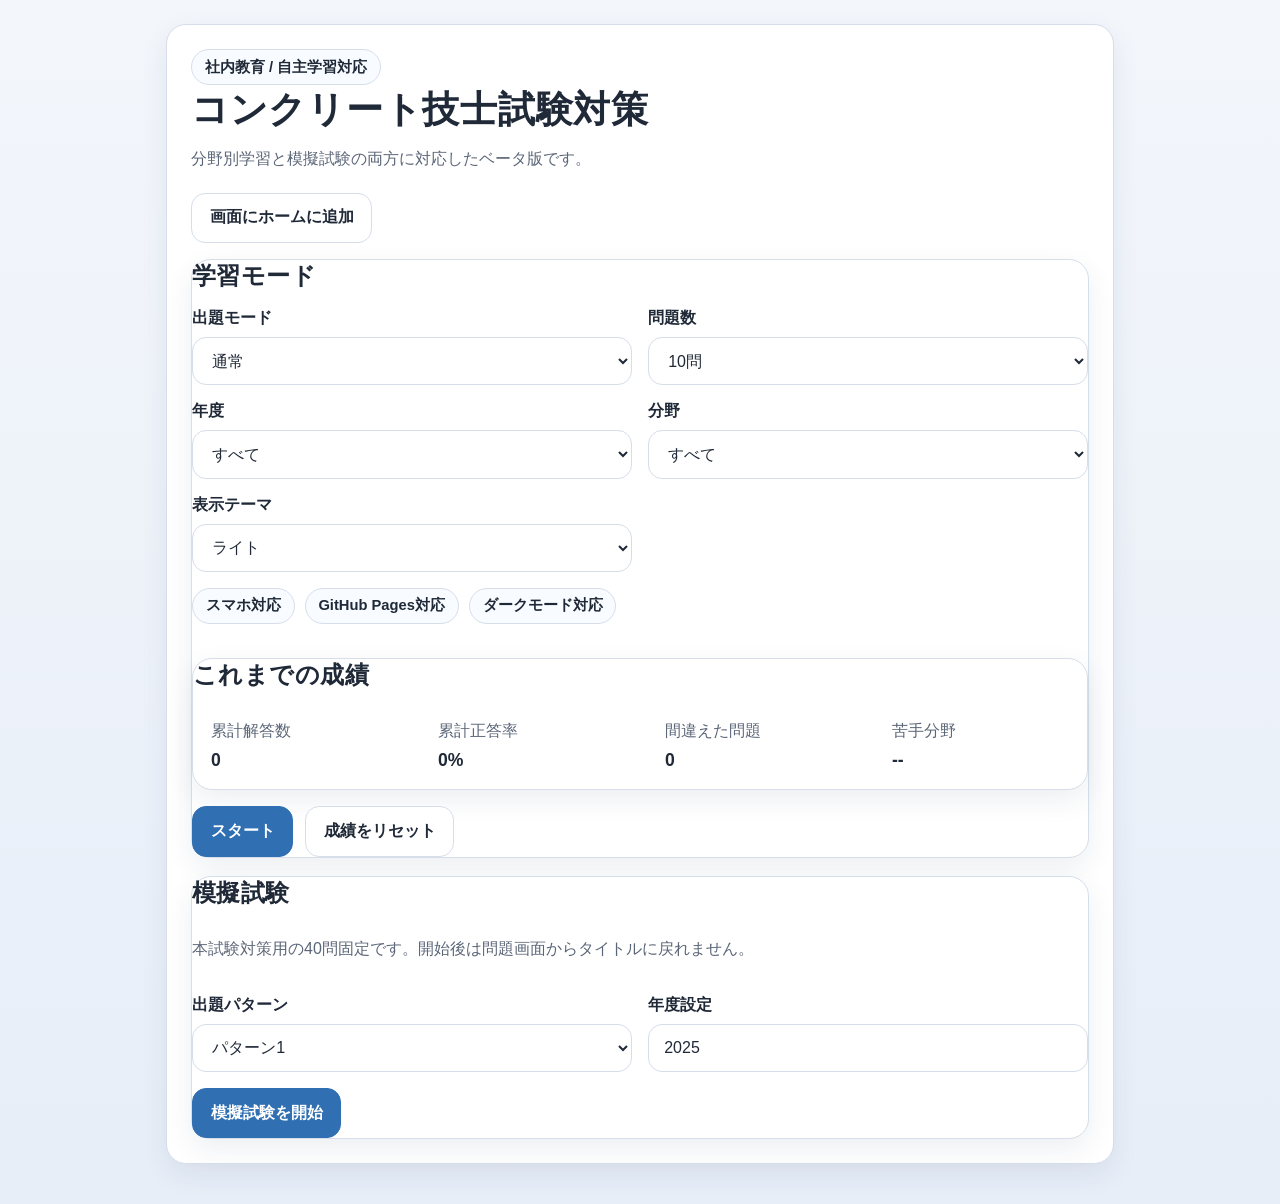
<file: index.html>
<!DOCTYPE html>
<html lang="ja">
<head>
  <meta charset="UTF-8" />
  <meta name="viewport" content="width=device-width, initial-scale=1, viewport-fit=cover" />
  <title>コンクリート技士試験対策</title>
  <link rel="stylesheet" href="style.css?v=20260518-3" />
  <meta name="theme-color" content="#2f6fb2" />
<link rel="manifest" href="/concrete-quiz/manifest.webmanifest" />
<link rel="apple-touch-icon" href="/concrete-quiz/icon-192.png" /></head>
<body>
  <script>
    (function () {
      try {
        var theme = localStorage.getItem('theme') || 'light';
        if (theme === 'dark') {
          document.body.classList.add('theme-dark');
        }
      } catch (e) {}
    })();
  </script>

  <main class="page-container app-shell">
    <section class="hero-card title-card">
      <div class="hero-head">
        <span class="badge">社内教育 / 自主学習対応</span>
        <h1 class="page-title">コンクリート技士試験対策</h1>
        <p class="hero-text">
          分野別学習と模擬試験の両方に対応したベータ版です。
        </p>
      </div>

      <div class="button-row top-utility-row">
        <button type="button" id="installAppButton" class="secondary-button">画面にホームに追加</button>
      </div>

      <form id="startForm" class="settings-card form-stack" novalidate>
        <h2 class="section-title">学習モード</h2>

        <div class="form-grid">
          <div class="form-group">
            <label for="modeSelect">出題モード</label>
            <select id="modeSelect" name="mode">
              <option value="normal">通常</option>
              <option value="random">ランダム</option>
              <option value="wrongOnly">間違えた問題の復習</option>
              <option value="weakCategory">正答率の低い分野の復習</option>
            </select>
          </div>

          <div class="form-group">
            <label for="questionCount">問題数</label>
            <select id="questionCount" name="count">
              <option value="10">10問</option>
              <option value="20">20問</option>
              <option value="30">30問</option>
              <option value="50">50問</option>
            </select>
          </div>
<div class="form-group">
  <label for="yearSelect">年度</label>
  <select id="yearSelect" name="year">
    <option value="all">すべて</option>
  </select>
</div>
          <div class="form-group">
            <label for="categorySelect">分野</label>
            <select id="categorySelect" name="category">
              <option value="all">すべて</option>
              <option value="a">a 材料</option>
              <option value="b">b 配合</option>
              <option value="c">c フレッシュコンクリートの性質</option>
              <option value="d">d 硬化コンクリート</option>
              <option value="e">e 製造・品質管理</option>
              <option value="f">f 施工</option>
              <option value="g">g 特殊コンクリート</option>
              <option value="h">h 構造・力学・法令・その他</option>
            </select>
          </div>

          <div class="form-group">
            <label for="themeSelect">表示テーマ</label>
            <select id="themeSelect" name="theme">
              <option value="light">ライト</option>
              <option value="dark">ダーク</option>
            </select>
          </div>
        </div>

        <div class="info-row">
          <span class="tag-chip">スマホ対応</span>
          <span class="tag-chip">GitHub Pages対応</span>
          <span class="tag-chip">ダークモード対応</span>
        </div>

        <section class="summary-card cumulative-card">
          <h2 class="section-title">これまでの成績</h2>
          <div class="summary-grid compact-summary-grid">
            <article class="stat-box">
              <div class="stat-label">累計解答数</div>
              <div id="totalAnsweredValue" class="stat-value stat-value-small">0</div>
            </article>
            <article class="stat-box">
              <div class="stat-label">累計正答率</div>
              <div id="overallAccuracyValue" class="stat-value stat-value-small">0%</div>
            </article>
            <article class="stat-box">
              <div class="stat-label">間違えた問題</div>
              <div id="wrongCountValue" class="stat-value stat-value-small">0</div>
            </article>
            <article class="stat-box">
              <div class="stat-label">苦手分野</div>
              <div id="weakCategoryValue" class="stat-value stat-value-small">--</div>
            </article>
          </div>
        </section>

        <div class="button-row">
          <button type="submit" class="primary-button">スタート</button>
          <button type="button" id="resetStatsButton" class="secondary-button">成績をリセット</button>
        </div>
      </form>

      <section class="settings-card form-stack mock-section">
        <h2 class="section-title">模擬試験</h2>
        <p class="hero-text">
          本試験対策用の40問固定です。開始後は問題画面からタイトルに戻れません。
        </p>

        <div class="form-grid">
          <div class="form-group">
            <label for="mockPatternSelect">出題パターン</label>
            <select id="mockPatternSelect">
              <option value="pattern1">パターン1</option>
              <option value="pattern2">パターン2</option>
            </select>
          </div>

          <div class="form-group">
            <label for="mockYearDisplay">年度設定</label>
            <input id="mockYearDisplay" type="text" value="2025" readonly />
          </div>
        </div>

        <div class="button-row">
          <button type="button" id="mockStartButton" class="primary-button">模擬試験を開始</button>
        </div>
      </section>
    </section>
  </main>

  <script src="questions.js?v=20260518-3"></script>
<script src="mock-exam.js?v=20260518-3"></script>
<script src="app.js?v=20260518-3"></script>
<script>
  if ('serviceWorker' in navigator) {
    window.addEventListener('load', function () {
      navigator.serviceWorker.register('/concrete-quiz/sw.js').catch(function (err) {
        console.error('Service Worker registration failed:', err);
      });
    });
  }
</script>
</body>
</html>
</file>
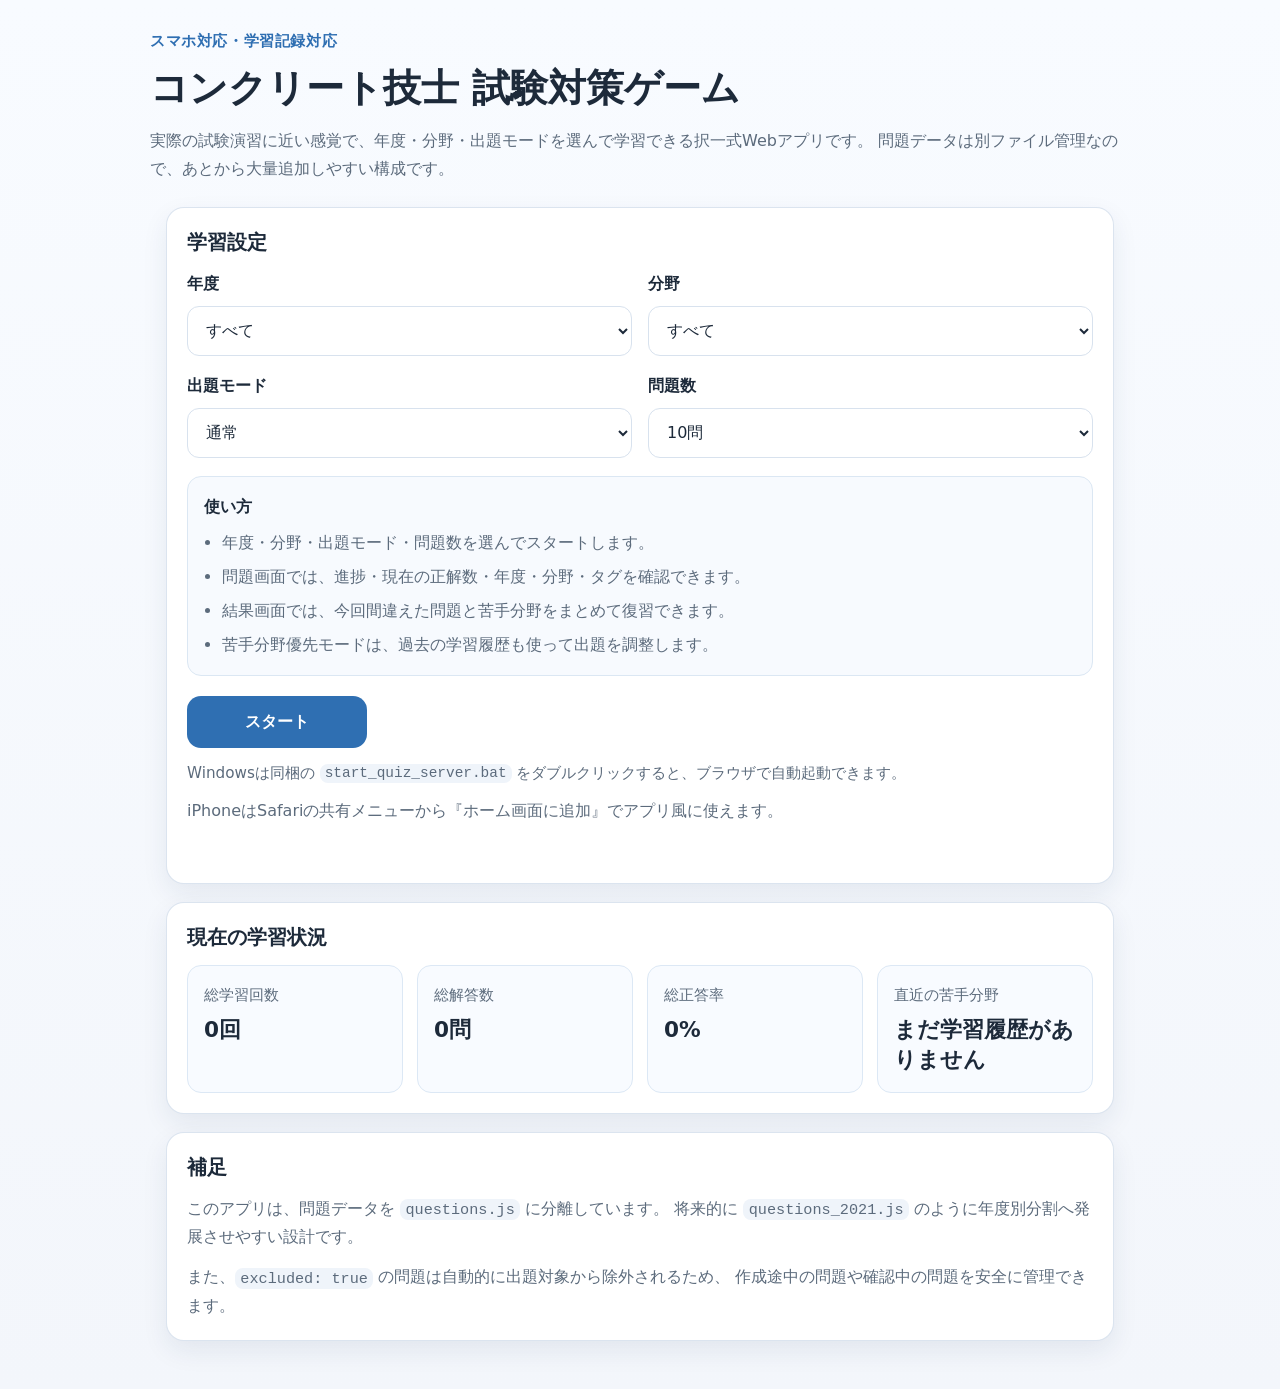
<file: concrete_quiz_nextstage/concrete_quiz_nextstage/index.html>
<!DOCTYPE html>
<html lang="ja">
<head>
  <meta charset="UTF-8" />
  <meta name="viewport" content="width=device-width, initial-scale=1, viewport-fit=cover" />
  <title>コンクリート技士 試験対策ゲーム</title>
  <link rel="stylesheet" href="style.css" />
  <meta name="theme-color" content="#2f6fb2" />
  <link rel="manifest" href="manifest.webmanifest" />
  <link rel="icon" href="icon.svg" type="image/svg+xml" />
  <link rel="apple-touch-icon" href="apple-touch-icon.png" />
</head>
<body data-page="index">
  <div class="app-shell">
    <header class="page-header">
      <div class="header-inner">
        <p class="eyebrow">スマホ対応・学習記録対応</p>
        <h1>コンクリート技士 試験対策ゲーム</h1>
        <p class="lead">
          実際の試験演習に近い感覚で、年度・分野・出題モードを選んで学習できる択一式Webアプリです。
          問題データは別ファイル管理なので、あとから大量追加しやすい構成です。
        </p>
      </div>
    </header>

    <main class="page-main">
      <section class="card">
        <h2 class="section-title">学習設定</h2>

        <form id="settingsForm" class="settings-form" novalidate>
          <div class="form-grid">
            <div class="form-group">
              <label for="yearSelect">年度</label>
              <select id="yearSelect" name="year">
                <option value="all">すべて</option>
                <option value="2016">2016</option>
                <option value="2017">2017</option>
                <option value="2018">2018</option>
                <option value="2019">2019</option>
                <option value="2020">2020</option>
                <option value="2021">2021</option>
                <option value="2022">2022</option>
                <option value="2023">2023</option>
                <option value="2024">2024</option>
                <option value="2025">2025</option>
              </select>
            </div>

            <div class="form-group">
              <label for="categorySelect">分野</label>
              <select id="categorySelect" name="category">
                <option value="all">すべて</option>
                <option value="a">a 材料</option>
                <option value="b">b 配合</option>
                <option value="c">c フレッシュコンクリートの性質</option>
                <option value="d">d 硬化コンクリート</option>
                <option value="e">e 製造・品質管理</option>
                <option value="f">f 施工</option>
                <option value="g">g 特殊コンクリート</option>
                <option value="h">h 構造・力学・法令・その他</option>
              </select>
            </div>

            <div class="form-group">
              <label for="modeSelect">出題モード</label>
              <select id="modeSelect" name="mode">
                <option value="normal">通常</option>
                <option value="random">完全ランダム</option>
                <option value="weakness">苦手分野優先</option>
                <option value="review">間違えた問題だけ</option>
              </select>
            </div>

            <div class="form-group">
              <label for="countSelect">問題数</label>
              <select id="countSelect" name="count">
                <option value="5">5問</option>
                <option value="10" selected>10問</option>
                <option value="20">20問</option>
                <option value="30">30問</option>
              </select>
            </div>
          </div>

          <div class="info-box">
            <h3>使い方</h3>
            <ul class="feature-list">
              <li>年度・分野・出題モード・問題数を選んでスタートします。</li>
              <li>問題画面では、進捗・現在の正解数・年度・分野・タグを確認できます。</li>
              <li>結果画面では、今回間違えた問題と苦手分野をまとめて復習できます。</li>
              <li>苦手分野優先モードは、過去の学習履歴も使って出題を調整します。</li>
            </ul>
          </div>

          <div class="action-row">
            <button type="submit" class="button button-primary button-large">スタート</button>
            <button type="button" id="continueButton" class="button button-secondary button-large is-hidden">前回の続きから</button>
            <button type="button" id="installAppButton" class="button button-secondary button-large is-hidden">ホーム画面に追加</button>
          </div>

          <p class="quick-note">Windowsは同梱の <code>start_quiz_server.bat</code> をダブルクリックすると、ブラウザで自動起動できます。</p>
          <p id="installMessage" class="subtle-message" aria-live="polite"></p>
          <p id="formMessage" class="form-message" aria-live="polite"></p>
        </form>
      </section>

      <section class="card">
        <h2 class="section-title">現在の学習状況</h2>
        <div id="dashboardArea" class="dashboard-grid">
          <div class="dashboard-card">
            <span class="dashboard-label">総学習回数</span>
            <strong id="dashboardSessions">-</strong>
          </div>
          <div class="dashboard-card">
            <span class="dashboard-label">総解答数</span>
            <strong id="dashboardAnswers">-</strong>
          </div>
          <div class="dashboard-card">
            <span class="dashboard-label">総正答率</span>
            <strong id="dashboardAccuracy">-</strong>
          </div>
          <div class="dashboard-card">
            <span class="dashboard-label">直近の苦手分野</span>
            <strong id="dashboardWeakness">-</strong>
          </div>
        </div>
      </section>

      <section class="card">
        <h2 class="section-title">補足</h2>
        <p class="text-block">
          このアプリは、問題データを <code>questions.js</code> に分離しています。
          将来的に <code>questions_2021.js</code> のように年度別分割へ発展させやすい設計です。
        </p>
        <p class="text-block">
          また、<code>excluded: true</code> の問題は自動的に出題対象から除外されるため、
          作成途中の問題や確認中の問題を安全に管理できます。
        </p>
      </section>
    </main>
  </div>

  <script src="questions.js"></script>
  <script src="app.js"></script>
  <script>if ("serviceWorker" in navigator) { window.addEventListener("load", () => navigator.serviceWorker.register("./service-worker.js").catch(() => {})); }</script>
</body>
</html>
</file>
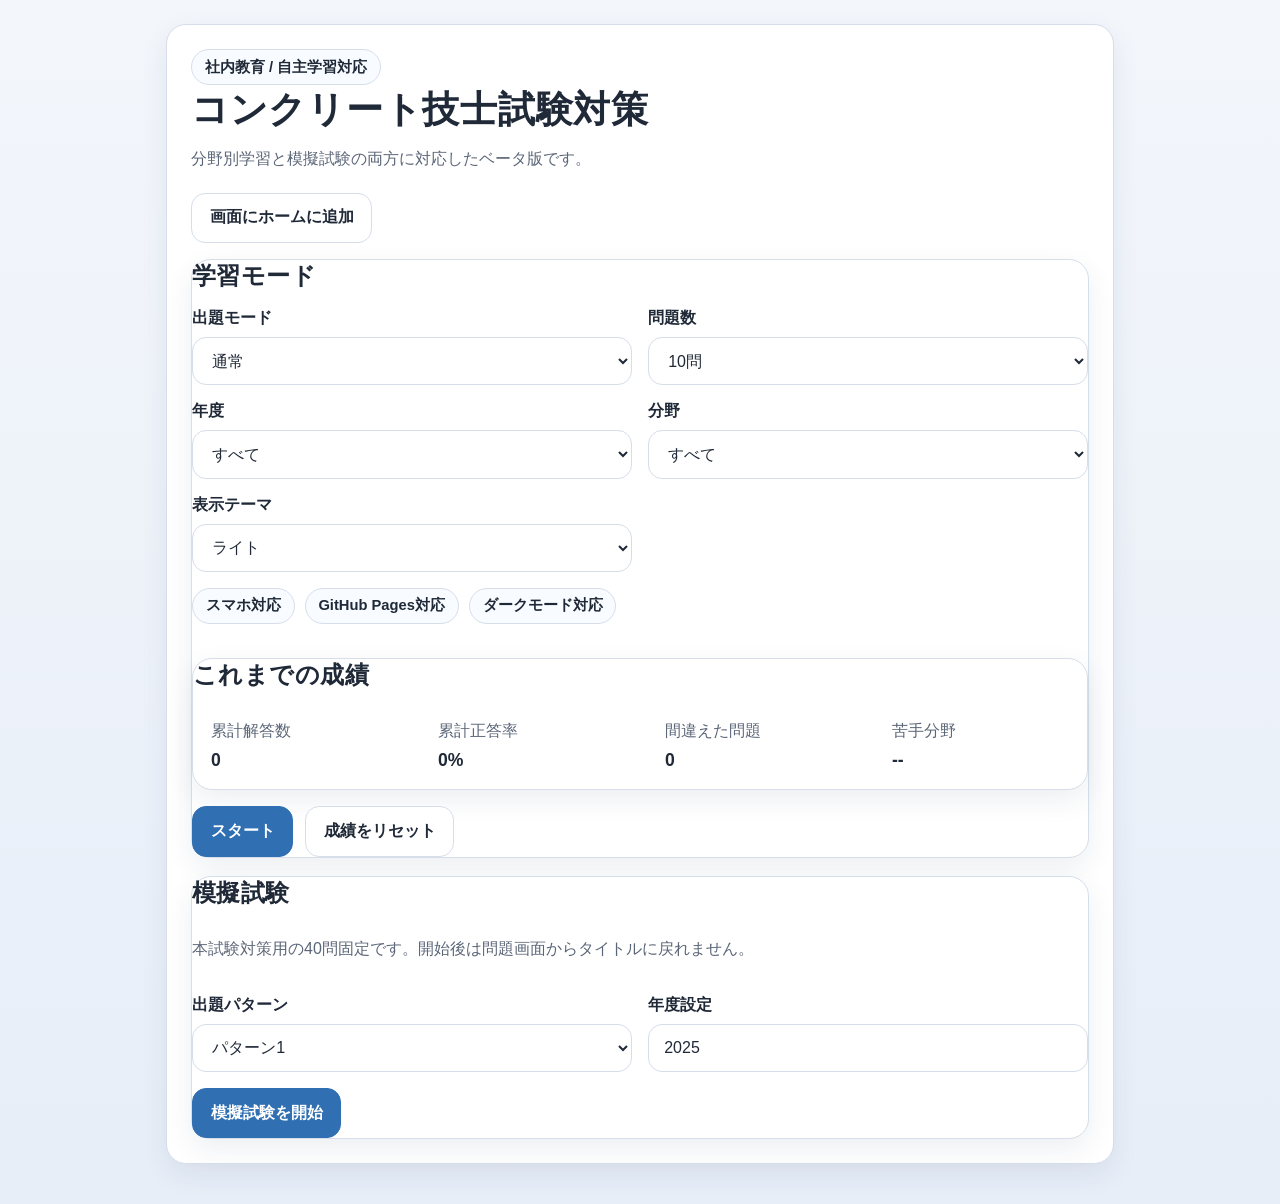
<file: quiz.html>
<!DOCTYPE html>
<html lang="ja">
<head>
  <meta charset="UTF-8" />
  <meta name="viewport" content="width=device-width, initial-scale=1, viewport-fit=cover" />
  <title>問題 | コンクリート技士試験対策</title>
  <link rel="stylesheet" href="style.css?v=20260518-3" />
<link rel="manifest" href="/concrete-quiz/manifest.webmanifest" />
<link rel="apple-touch-icon" href="/concrete-quiz/icon-192.png" />
</head>
<body>
  <script>
    (function () {
      try {
        var theme = localStorage.getItem('theme') || 'light';
        if (theme === 'dark') {
          document.body.classList.add('theme-dark');
        }
      } catch (e) {}
    })();
  </script>

  <main class="page-container quiz-shell">
    <section id="quizArea" class="quiz-card">
      <header class="quiz-header">
        <div class="quiz-header-top">
          <span id="modeBadge" class="badge">通常</span>
          <span id="accuracyBadge" class="badge">正答率 --</span>
        </div>

        <div class="title-row">
          <h1 class="quiz-title">コンクリート技士試験対策</h1>
          <a id="backToTitleLink" href="index.html" class="secondary-button link-button back-link-button">タイトルに戻る</a>
        </div>

        <div class="progress-wrap">
          <div class="progress-meta">
            <span id="progressText" class="progress-text">1 / 10</span>
            <span id="categoryBadge" class="tag-chip">分野: --</span>
          </div>
          <div class="progress-bar">
            <div id="progressFill" class="progress-fill"></div>
          </div>
        </div>
      </header>

      <section class="question-box">
        <div id="questionNumber" class="question-number">第1問</div>
        <div id="questionText" class="question-stem">ここに問題文が表示されます。</div>
      </section>

      <section id="optionsArea" class="option-list"></section>

      <section id="feedbackArea" class="feedback-area hidden">
        <div id="answerStatus" class="answer-status"></div>
        <div id="explanationBox" class="explanation-box"></div>
      </section>

      <div class="button-row quiz-button-row">
        <button type="button" id="nextButton" class="primary-button hidden">次へ</button>
      </div>
    </section>
  </main>

  <script src="questions.js?v=20260518-3"></script>
<script src="mock-exam.js?v=20260518-3"></script>
<script src="app.js?v=20260518-3"></script>
</body>
</html>
</file>
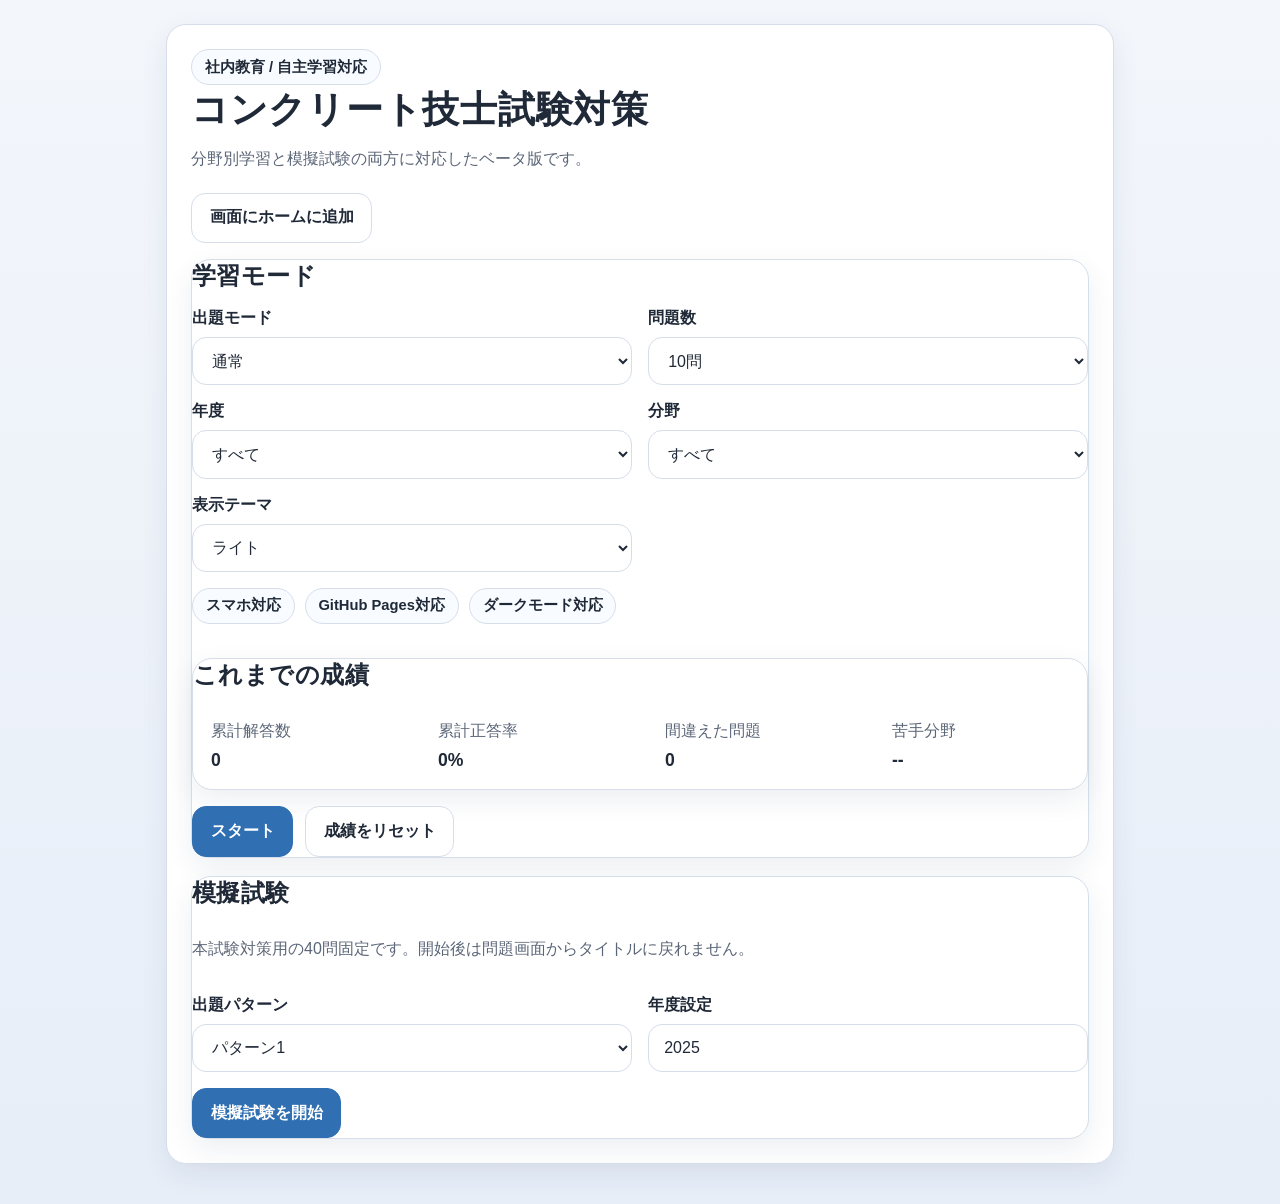
<file: result.html>
<!DOCTYPE html>
<html lang="ja">
<head>
  <meta charset="UTF-8" />
  <meta name="viewport" content="width=device-width, initial-scale=1, viewport-fit=cover" />
  <title>結果 | コンクリート技士試験対策</title>
  <link rel="stylesheet" href="style.css?v=20260518-3" />
<link rel="manifest" href="/concrete-quiz/manifest.webmanifest" />
<link rel="apple-touch-icon" href="/concrete-quiz/icon-192.png" />
</head>
<body>
  <script>
    (function () {
      try {
        var theme = localStorage.getItem('theme') || 'light';
        if (theme === 'dark') {
          document.body.classList.add('theme-dark');
        }
      } catch (e) {}
    })();
  </script>

  <main class="page-container result-shell">
    <section id="resultArea" class="result-card">
      <header class="result-header">
        <div class="title-row">
          <div>
            <span class="badge">結果</span>
            <h1 class="result-title">コンクリート技士試験対策</h1>
            <p id="resultLead" class="result-lead">今回の成績と復習ポイントを確認できます。</p>
          </div>
          <a class="secondary-button link-button back-link-button no-print" href="index.html">タイトルに戻る</a>
        </div>
      </header>

      <section class="summary-grid">
        <article class="summary-card stat-box">
          <div class="stat-label">得点</div>
          <div id="scoreValue" class="stat-value">0 / 0</div>
        </article>

        <article class="summary-card stat-box">
          <div class="stat-label">正答率</div>
          <div id="accuracyValue" class="stat-value">0%</div>
        </article>

        <article class="summary-card stat-box">
          <div class="stat-label">出題モード</div>
          <div id="modeValue" class="stat-value stat-value-small">--</div>
        </article>

        <article class="summary-card stat-box">
          <div class="stat-label">分野</div>
          <div id="categoryValue" class="stat-value stat-value-small">--</div>
        </article>
      </section>

      <section id="cumulativeStatsSection" class="summary-card cumulative-card">
        <h2 class="section-title">これまでの成績</h2>
        <div class="summary-grid compact-summary-grid">
          <article class="stat-box">
            <div class="stat-label">累計解答数</div>
            <div id="cumulativeAnsweredValue" class="stat-value stat-value-small">0</div>
          </article>

          <article class="stat-box">
            <div class="stat-label">累計正答率</div>
            <div id="cumulativeAccuracyValue" class="stat-value stat-value-small">0%</div>
          </article>

          <article class="stat-box">
            <div class="stat-label">間違えた問題</div>
            <div id="cumulativeWrongValue" class="stat-value stat-value-small">0</div>
          </article>

          <article class="stat-box">
            <div class="stat-label">苦手分野</div>
            <div id="cumulativeWeakCategoryValue" class="stat-value stat-value-small">--</div>
          </article>
        </div>
      </section>

      <section class="result-actions no-print">
        <a class="secondary-button link-button" href="index.html">タイトルへ戻る</a>
        <button type="button" id="printPdfButton" class="primary-button">PDF保存</button>
      </section>

      <section class="review-section">
        <h2 class="section-title">解答レビュー</h2>
        <div id="reviewList" class="review-list"></div>
      </section>
    </section>
  </main>

  <script src="questions.js?v=20260518-3"></script>
<script src="mock-exam.js?v=20260518-3"></script>
<script src="app.js?v=20260518-3"></script>
</body>
</html>
</file>
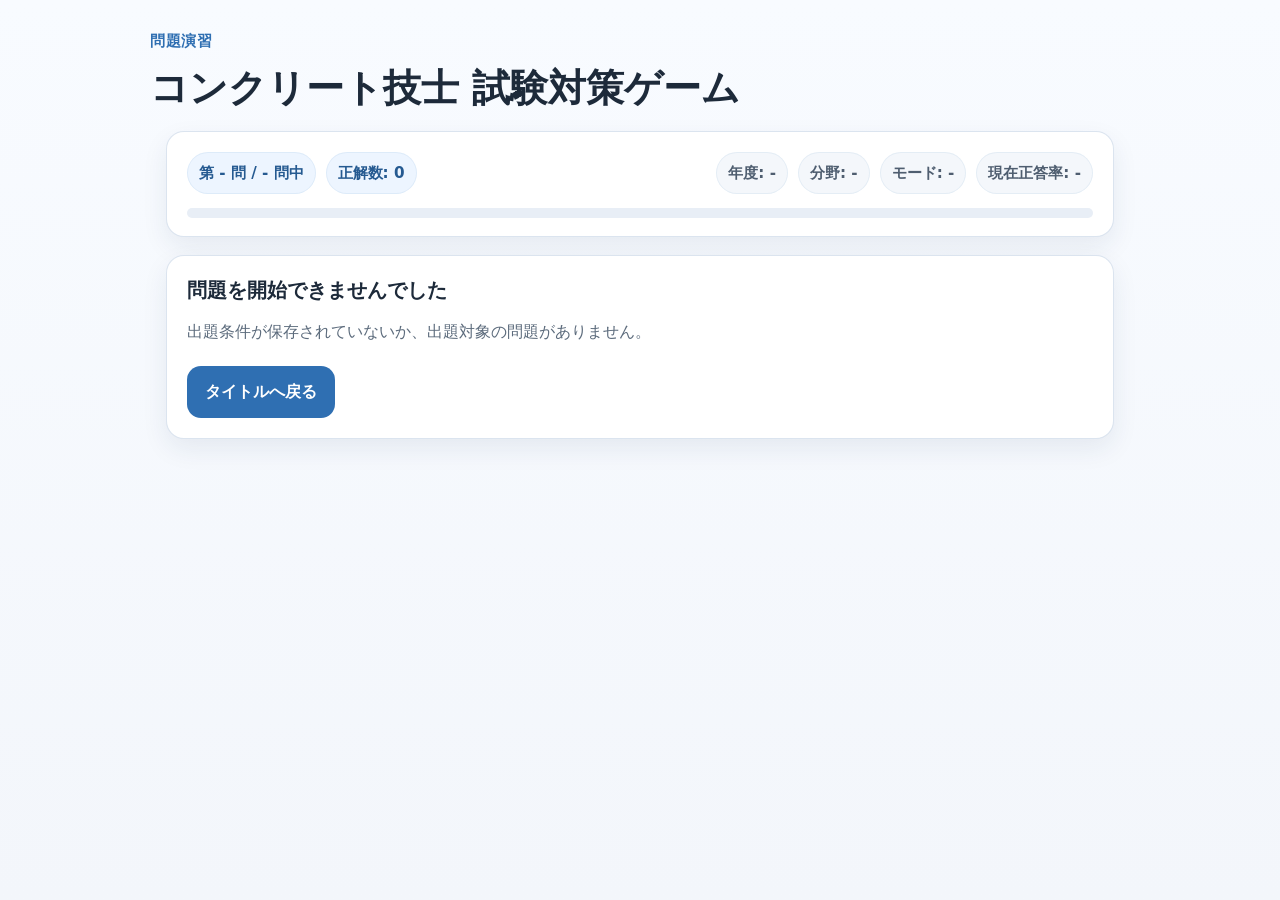
<file: concrete_quiz_nextstage/concrete_quiz_nextstage/quiz.html>
<!DOCTYPE html>
<html lang="ja">
<head>
  <meta charset="UTF-8" />
  <meta name="viewport" content="width=device-width, initial-scale=1, viewport-fit=cover" />
  <title>問題演習 | コンクリート技士 試験対策ゲーム</title>
  <link rel="stylesheet" href="style.css" />
  <meta name="theme-color" content="#2f6fb2" />
  <link rel="manifest" href="manifest.webmanifest" />
  <link rel="icon" href="icon.svg" type="image/svg+xml" />
  <link rel="apple-touch-icon" href="apple-touch-icon.png" />
</head>
<body data-page="quiz">
  <div class="app-shell">
    <header class="page-header compact-header">
      <div class="header-inner">
        <p class="eyebrow">問題演習</p>
        <h1>コンクリート技士 試験対策ゲーム</h1>
      </div>
    </header>

    <main class="page-main">
      <section class="card quiz-status-card">
        <div class="quiz-topbar">
          <div class="status-group">
            <span class="badge" id="progressBadge">第 - 問 / - 問中</span>
            <span class="badge" id="scoreBadge">正解数: 0</span>
          </div>
          <div class="status-group">
            <span class="badge badge-muted" id="yearBadge">年度: -</span>
            <span class="badge badge-muted" id="categoryBadge">分野: -</span>
            <span class="badge badge-muted" id="modeBadge">モード: -</span>
            <span class="badge badge-muted" id="accuracyBadge">現在正答率: -</span>
          </div>
        </div>

        <div class="progressbar" aria-hidden="true">
          <div id="progressBarFill" class="progressbar-fill"></div>
        </div>
      </section>

      <section id="quizArea" class="card">
        <div class="meta-row">
          <div class="meta-tags" id="questionTags"></div>
        </div>

        <h2 class="question-number" id="questionNumber">問題 1</h2>
        <div class="question-stem" id="questionStem">問題文を読み込み中です。</div>

        <div id="optionsContainer" class="options-list" role="group" aria-label="選択肢一覧"></div>

        <div id="feedbackArea" class="feedback-area is-hidden" aria-live="polite">
          <div id="feedbackResult" class="feedback-result"></div>
          <div class="explanation-box">
            <h3>解説</h3>
            <p id="explanationText"></p>
          </div>
        </div>

        <div class="action-row action-row-spread">
          <button id="backToTitleButton" class="button button-secondary" type="button">タイトルへ戻る</button>
          <button id="nextButton" class="button button-primary is-hidden" type="button">次の問題へ</button>
        </div>
      </section>

      <section id="quizFallback" class="card is-hidden">
        <h2 class="section-title">問題を開始できませんでした</h2>
        <p class="text-block">
          出題条件が保存されていないか、出題対象の問題がありません。
        </p>
        <div class="action-row">
          <a href="index.html" class="button button-primary">タイトルへ戻る</a>
        </div>
      </section>
    </main>
  </div>

  <script src="questions.js"></script>
  <script src="app.js"></script>
  <script>if ("serviceWorker" in navigator) { window.addEventListener("load", () => navigator.serviceWorker.register("./service-worker.js").catch(() => {})); }</script>
</body>
</html>
</file>
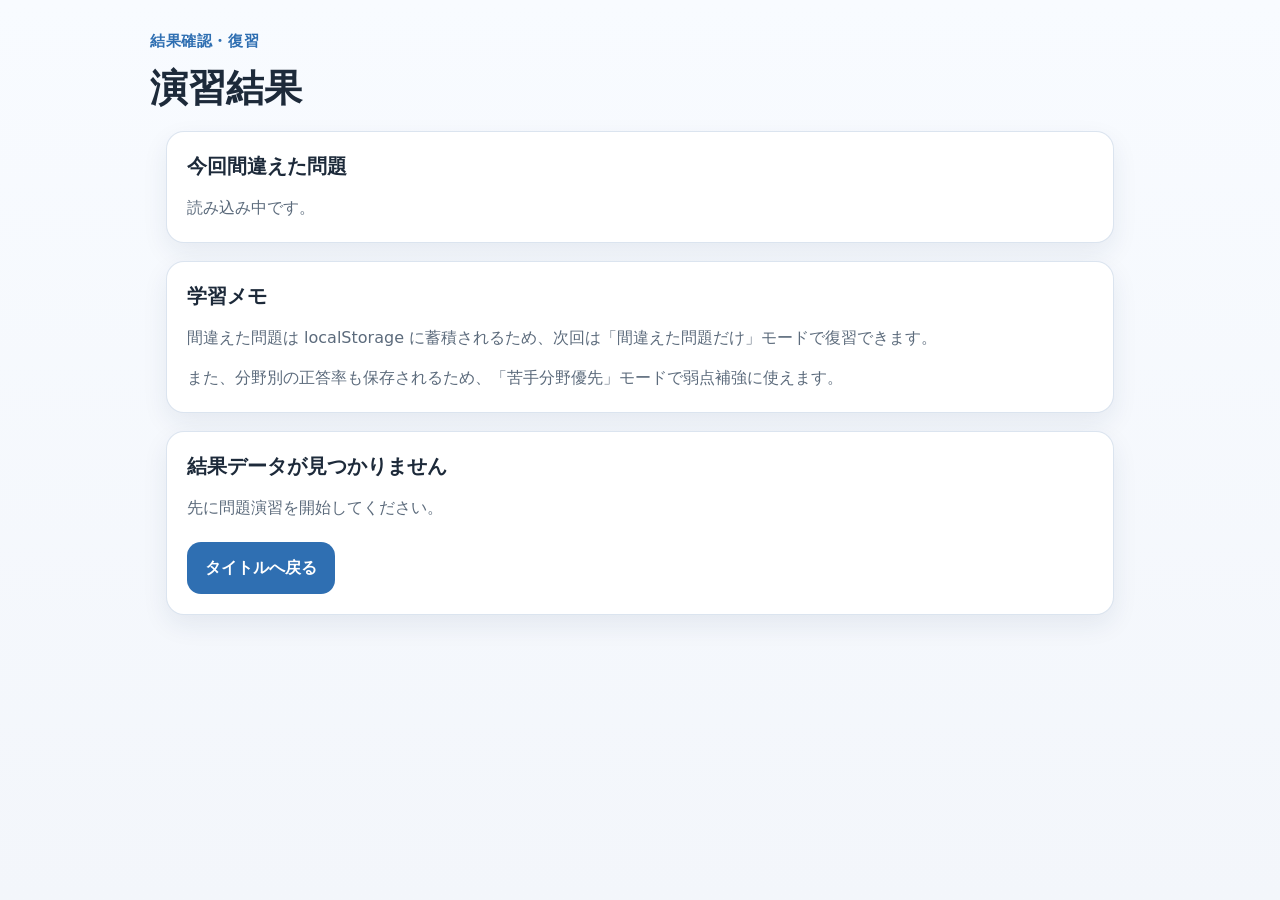
<file: concrete_quiz_nextstage/concrete_quiz_nextstage/result.html>
<!DOCTYPE html>
<html lang="ja">
<head>
  <meta charset="UTF-8" />
  <meta name="viewport" content="width=device-width, initial-scale=1, viewport-fit=cover" />
  <title>結果 | コンクリート技士 試験対策ゲーム</title>
  <link rel="stylesheet" href="style.css" />
  <meta name="theme-color" content="#2f6fb2" />
  <link rel="manifest" href="manifest.webmanifest" />
  <link rel="icon" href="icon.svg" type="image/svg+xml" />
  <link rel="apple-touch-icon" href="apple-touch-icon.png" />
</head>
<body data-page="result">
  <div class="app-shell">
    <header class="page-header compact-header">
      <div class="header-inner">
        <p class="eyebrow">結果確認・復習</p>
        <h1>演習結果</h1>
      </div>
    </header>

    <main class="page-main">
      <section id="resultSummaryCard" class="card">
        <h2 class="section-title">今回の結果</h2>

        <div class="result-summary-grid">
          <div class="dashboard-card large">
            <span class="dashboard-label">正解数</span>
            <strong id="resultCorrectCount">-</strong>
          </div>
          <div class="dashboard-card large">
            <span class="dashboard-label">出題数</span>
            <strong id="resultTotalCount">-</strong>
          </div>
          <div class="dashboard-card large">
            <span class="dashboard-label">正答率</span>
            <strong id="resultAccuracy">-</strong>
          </div>
          <div class="dashboard-card large">
            <span class="dashboard-label">出題モード</span>
            <strong id="resultMode">-</strong>
          </div>
        </div>

        <div class="info-box">
          <h3>苦手分野</h3>
          <p id="weaknessSummary" class="text-block">集計中です。</p>
        </div>

        <div class="action-row action-row-spread">
          <button id="retrySameSettingsButton" class="button button-primary" type="button">同じ条件でもう一度挑戦</button>
          <a href="index.html" class="button button-secondary">タイトルへ戻る</a>
        </div>
      </section>

      <section class="card">
        <h2 class="section-title">今回間違えた問題</h2>
        <div id="wrongListArea" class="review-list">
          <p class="empty-message">読み込み中です。</p>
        </div>
      </section>

      <section class="card">
        <h2 class="section-title">学習メモ</h2>
        <p class="text-block">
          間違えた問題は localStorage に蓄積されるため、次回は「間違えた問題だけ」モードで復習できます。
        </p>
        <p class="text-block">
          また、分野別の正答率も保存されるため、「苦手分野優先」モードで弱点補強に使えます。
        </p>
      </section>

      <section id="resultFallback" class="card is-hidden">
        <h2 class="section-title">結果データが見つかりません</h2>
        <p class="text-block">先に問題演習を開始してください。</p>
        <div class="action-row">
          <a href="index.html" class="button button-primary">タイトルへ戻る</a>
        </div>
      </section>
    </main>
  </div>

  <script src="questions.js"></script>
  <script src="app.js"></script>
  <script>if ("serviceWorker" in navigator) { window.addEventListener("load", () => navigator.serviceWorker.register("./service-worker.js").catch(() => {})); }</script>
</body>
</html>
</file>
<file: style.css>
:root {
  --bg: #f3f6fb;
  --bg-soft: #e7eef8;
  --surface: #ffffff;
  --surface-2: #f8fbff;
  --text: #1f2937;
  --text-soft: #5b6678;
  --border: #d6deea;
  --primary: #2f6fb2;
  --primary-strong: #215d98;
  --accent: #e8f1fb;
  --success: #1d8b5d;
  --success-bg: #e8f7ef;
  --success-border: #72c598;
  --danger: #c73939;
  --danger-bg: #fdecec;
  --danger-border: #f0a2a2;
  --shadow: 0 10px 28px rgba(24, 46, 84, 0.08);
}

body.theme-dark {
  --bg: #0f1722;
  --bg-soft: #121c2a;
  --surface: #182334;
  --surface-2: #1e2b3f;
  --text: #eef4ff;
  --text-soft: #b6c3d7;
  --border: #314258;
  --primary: #77afff;
  --primary-strong: #9bc3ff;
  --accent: #243650;

  /* ここが重要：ダーク時の正解/不正解の視認性を最優先 */
  --success: #b8f5cf;
  --success-bg: #183626;
  --success-border: #49b77b;

  --danger: #ffd1d1;
  --danger-bg: #442126;
  --danger-border: #df6d78;

  --shadow: 0 12px 28px rgba(0, 0, 0, 0.28);
}

*,
*::before,
*::after {
  box-sizing: border-box;
}

html {
  font-size: 16px;
  -webkit-text-size-adjust: 100%;
}

body {
  margin: 0;
  min-height: 100vh;
  font-family: -apple-system, BlinkMacSystemFont, "Segoe UI", "Hiragino Sans", "Yu Gothic UI", "Noto Sans JP", sans-serif;
  background: linear-gradient(180deg, var(--bg) 0%, var(--bg-soft) 100%);
  color: var(--text);
  transition: background-color 0.2s ease, color 0.2s ease;
}

img,
svg,
canvas {
  max-width: 100%;
  height: auto;
}

a {
  color: var(--primary);
  text-decoration: none;
}

a:hover {
  opacity: 0.92;
}

.hidden {
  display: none !important;
}

.page-container {
  width: min(100%, 980px);
  margin: 0 auto;
  padding: 24px 16px 40px;
}

.app-shell,
.quiz-shell,
.result-shell {
  display: block;
}

.hero-card,
.quiz-card,
.result-card,
.settings-card,
.summary-card,
.question-box,
.explanation-box,
.result-question-card {
  background: var(--surface);
  color: var(--text);
  border: 1px solid var(--border);
  border-radius: 20px;
  box-shadow: var(--shadow);
}

.hero-card,
.quiz-card,
.result-card {
  padding: 24px;
}

.page-title,
.quiz-title,
.result-title,
.section-title {
  margin: 0;
  color: var(--text);
  line-height: 1.35;
  letter-spacing: 0.02em;
}

.page-title {
  font-size: clamp(1.6rem, 3.5vw, 2.3rem);
  font-weight: 800;
}

.quiz-title,
.result-title {
  font-size: clamp(1.3rem, 2.8vw, 1.8rem);
  font-weight: 800;
}

.hero-head {
  margin-bottom: 20px;
}

.hero-text,
.result-lead,
.progress-text,
.stat-label,
.review-label,
.question-number {
  color: var(--text-soft);
}

.hero-text,
.result-lead {
  margin-top: 10px;
  line-height: 1.75;
}

.form-stack {
  display: grid;
  gap: 16px;
}

.form-grid {
  display: grid;
  grid-template-columns: repeat(2, minmax(0, 1fr));
  gap: 16px;
}

.form-group {
  display: grid;
  gap: 8px;
}

label {
  font-weight: 700;
  color: var(--text);
}

input,
select,
textarea {
  width: 100%;
  min-height: 48px;
  padding: 0.85rem 0.95rem;
  color: var(--text);
  background: var(--surface);
  border: 1px solid var(--border);
  border-radius: 14px;
  outline: none;
  font-size: 1rem;
}

input:focus,
select:focus,
textarea:focus {
  border-color: var(--primary);
  box-shadow: 0 0 0 3px rgba(47, 111, 178, 0.18);
}

body.theme-dark input:focus,
body.theme-dark select:focus,
body.theme-dark textarea:focus {
  box-shadow: 0 0 0 3px rgba(119, 175, 255, 0.24);
}

button,
.btn,
.primary-button,
.secondary-button,
.option-button,
.link-button {
  display: inline-flex;
  align-items: center;
  justify-content: center;
  min-height: 50px;
  border-radius: 14px;
  border: 1px solid transparent;
  padding: 0.85rem 1.1rem;
  font-size: 1rem;
  font-weight: 800;
  cursor: pointer;
  transition: transform 0.08s ease, background-color 0.15s ease, border-color 0.15s ease, opacity 0.15s ease;
}

button:hover,
.primary-button:hover,
.secondary-button:hover,
.option-button:hover,
.link-button:hover {
  transform: translateY(-1px);
}

button:active,
.primary-button:active,
.secondary-button:active,
.option-button:active,
.link-button:active {
  transform: translateY(0);
}

.primary-button {
  background: var(--primary);
  color: #fff;
  border-color: var(--primary);
}

.primary-button:hover {
  background: var(--primary-strong);
  border-color: var(--primary-strong);
}

.secondary-button,
.link-button {
  background: var(--surface);
  color: var(--text);
  border-color: var(--border);
}

.button-row {
  display: flex;
  gap: 12px;
  flex-wrap: wrap;
}

.quiz-button-row,
.result-actions {
  margin-top: 18px;
}

.badge,
.tag-chip {
  display: inline-flex;
  align-items: center;
  justify-content: center;
  gap: 0.35rem;
  min-height: 36px;
  padding: 0.45rem 0.8rem;
  border-radius: 999px;
  border: 1px solid var(--border);
  background: var(--surface-2);
  color: var(--text);
  font-size: 0.92rem;
  font-weight: 800;
}

.info-row {
  display: flex;
  flex-wrap: wrap;
  gap: 10px;
}

.quiz-header {
  display: grid;
  gap: 16px;
  margin-bottom: 18px;
}

.quiz-header-top {
  display: flex;
  flex-wrap: wrap;
  gap: 10px;
}

.progress-wrap {
  display: grid;
  gap: 8px;
}

.progress-meta {
  display: flex;
  justify-content: space-between;
  gap: 12px;
  flex-wrap: wrap;
}

.progress-bar {
  width: 100%;
  height: 12px;
  border-radius: 999px;
  background: var(--surface-2);
  border: 1px solid var(--border);
  overflow: hidden;
}

.progress-fill {
  width: 0%;
  height: 100%;
  background: linear-gradient(90deg, var(--primary), var(--primary-strong));
  transition: width 0.2s ease;
}

.question-box {
  padding: 18px;
  margin-bottom: 18px;
}

.question-number {
  font-size: 0.95rem;
  font-weight: 700;
  margin-bottom: 10px;
}

.question-stem {
  color: var(--text);
  font-size: clamp(1.05rem, 2.5vw, 1.22rem);
  line-height: 1.8;
  font-weight: 800;
}

.option-list {
  display: grid;
  gap: 12px;
}

.option-button {
  width: 100%;
  justify-content: flex-start;
  align-items: flex-start;
  text-align: left;
  gap: 10px;
  background: var(--surface);
  color: var(--text);
  border: 1px solid var(--border);
  line-height: 1.7;
  padding: 1rem 1rem;
}

.option-button:hover {
  background: var(--surface-2);
  border-color: var(--primary);
}

.option-button:disabled {
  cursor: default;
  opacity: 1;
}

.option-label {
  font-weight: 900;
  min-width: 2em;
}

.option-text {
  flex: 1;
}

/* 選択したもの */
.option-button.selected {
  outline: 2px solid transparent;
}

/* 正解 */
.option-button.correct {
  background: var(--success-bg) !important;
  border: 2px solid var(--success-border) !important;
  color: var(--success) !important;
  box-shadow: inset 0 0 0 1px rgba(255,255,255,0.03);
}

.option-button.correct .option-label,
.option-button.correct .option-text {
  color: var(--success) !important;
  font-weight: 900;
}

/* 不正解 */
.option-button.incorrect {
  background: var(--danger-bg) !important;
  border: 2px solid var(--danger-border) !important;
  color: var(--danger) !important;
  box-shadow: inset 0 0 0 1px rgba(255,255,255,0.03);
}

.option-button.incorrect .option-label,
.option-button.incorrect .option-text {
  color: var(--danger) !important;
  font-weight: 900;
}

/* ダーク時の見やすさ強化 */
body.theme-dark .option-button.correct {
  background: #1b3e2a !important;
  border-color: #5dcd8d !important;
  color: #d8ffe7 !important;
}

body.theme-dark .option-button.correct .option-label,
body.theme-dark .option-button.correct .option-text {
  color: #d8ffe7 !important;
}

body.theme-dark .option-button.incorrect {
  background: #53272d !important;
  border-color: #ff8d99 !important;
  color: #ffe0e3 !important;
}

body.theme-dark .option-button.incorrect .option-label,
body.theme-dark .option-button.incorrect .option-text {
  color: #ffe0e3 !important;
}

.feedback-area {
  margin-top: 16px;
  display: grid;
  gap: 12px;
}

.answer-status {
  border-radius: 14px;
  padding: 12px 14px;
  font-weight: 900;
  border: 1px solid var(--border);
  background: var(--surface-2);
  color: var(--text);
}

.status-correct {
  background: var(--success-bg);
  color: var(--success);
  border-color: var(--success-border);
}

.status-incorrect {
  background: var(--danger-bg);
  color: var(--danger);
  border-color: var(--danger-border);
}

body.theme-dark .status-correct {
  background: #1b3e2a;
  color: #d8ffe7;
  border-color: #5dcd8d;
}

body.theme-dark .status-incorrect {
  background: #53272d;
  color: #ffe0e3;
  border-color: #ff8d99;
}

.explanation-box {
  padding: 16px;
  background: var(--surface-2);
  color: var(--text);
  border-radius: 16px;
  border: 1px solid var(--border);
}

.explanation-title {
  font-size: 1rem;
  font-weight: 900;
  color: var(--text);
  margin-bottom: 8px;
}

.explanation-answer {
  margin-bottom: 10px;
  font-weight: 800;
  color: var(--text);
  line-height: 1.7;
}

.explanation-body {
  color: var(--text);
  line-height: 1.8;
}

.summary-grid {
  display: grid;
  grid-template-columns: repeat(4, minmax(0, 1fr));
  gap: 14px;
  margin-top: 18px;
}

.stat-box {
  padding: 18px;
}

.stat-value {
  margin-top: 8px;
  font-size: 1.65rem;
  font-weight: 900;
  color: var(--primary);
  line-height: 1.2;
}

.stat-value-small {
  font-size: 1.1rem;
  color: var(--text);
}

.review-section {
  margin-top: 24px;
}

.review-list {
  display: grid;
  gap: 16px;
}

.result-question-card {
  padding: 18px;
}

.review-top {
  display: flex;
  justify-content: space-between;
  gap: 12px;
  align-items: center;
  flex-wrap: wrap;
  margin-bottom: 12px;
}

.review-number {
  font-weight: 800;
  color: var(--text-soft);
}

.review-badge {
  display: inline-flex;
  align-items: center;
  justify-content: center;
  min-height: 34px;
  padding: 0.35rem 0.75rem;
  border-radius: 999px;
  font-weight: 900;
  border: 1px solid transparent;
}

.review-badge-correct {
  background: var(--success-bg);
  color: var(--success);
  border-color: var(--success-border);
}

.review-badge-incorrect {
  background: var(--danger-bg);
  color: var(--danger);
  border-color: var(--danger-border);
}

body.theme-dark .review-badge-correct {
  background: #1b3e2a;
  color: #d8ffe7;
  border-color: #5dcd8d;
}

body.theme-dark .review-badge-incorrect {
  background: #53272d;
  color: #ffe0e3;
  border-color: #ff8d99;
}

.review-question {
  color: var(--text);
  line-height: 1.8;
  font-weight: 800;
  margin-bottom: 14px;
}

.review-answer-block {
  display: grid;
  gap: 10px;
  margin-bottom: 14px;
}

.review-line {
  display: grid;
  gap: 6px;
  padding: 12px;
  border-radius: 14px;
  background: var(--surface-2);
  border: 1px solid var(--border);
}

.review-user,
.review-correct {
  font-weight: 900;
  line-height: 1.7;
}

.text-correct {
  color: var(--success) !important;
}

.text-incorrect {
  color: var(--danger) !important;
}

body.theme-dark .text-correct {
  color: #d8ffe7 !important;
}

body.theme-dark .text-incorrect {
  color: #ffe0e3 !important;
}

@media (max-width: 900px) {
  .summary-grid {
    grid-template-columns: repeat(2, minmax(0, 1fr));
  }
}

@media (max-width: 768px) {
  .page-container {
    padding: 16px 12px 28px;
  }

  .hero-card,
  .quiz-card,
  .result-card {
    padding: 18px;
    border-radius: 16px;
  }

  .form-grid {
    grid-template-columns: 1fr;
  }

  .question-box,
  .result-question-card,
  .stat-box,
  .explanation-box {
    border-radius: 14px;
  }

  .question-stem {
    font-size: 1.05rem;
    line-height: 1.75;
  }

  .option-button,
  .primary-button,
  .secondary-button,
  .link-button {
    min-height: 52px;
  }

  .summary-grid {
    grid-template-columns: 1fr;
  }

  .progress-meta,
  .review-top,
  .button-row {
    flex-direction: column;
    align-items: stretch;
  }
}
.title-row {
  display: flex;
  justify-content: space-between;
  align-items: flex-start;
  gap: 12px;
  flex-wrap: wrap;
}

.back-link-button {
  white-space: nowrap;
}

.cumulative-card {
  margin-top: 18px;
}

.compact-summary-grid {
  margin-top: 12px;
}

.result-header {
  margin-bottom: 18px;
}

@media (max-width: 768px) {
  .title-row {
    flex-direction: column;
    align-items: stretch;
  }

  .back-link-button {
    width: 100%;
    justify-content: center;
  }
}
.title-row {
  display: flex;
  justify-content: space-between;
  align-items: flex-start;
  gap: 12px;
  flex-wrap: wrap;
}

.back-link-button {
  white-space: nowrap;
}

.cumulative-card {
  margin-top: 18px;
}

.compact-summary-grid {
  margin-top: 12px;
}

.result-header {
  margin-bottom: 18px;
}

.top-utility-row {
  margin-bottom: 16px;
}

.mock-section {
  margin-top: 18px;
}

.mock-point-value {
  display: inline-block;
  margin-top: 8px;
  font-size: 1.1rem;
  font-weight: 900;
  color: var(--primary);
}

.no-print {
  display: inline-flex;
}

@media (max-width: 768px) {
  .title-row {
    flex-direction: column;
    align-items: stretch;
  }

  .back-link-button {
    width: 100%;
    justify-content: center;
  }
}

@media print {
  body {
    background: #ffffff !important;
    color: #000000 !important;
  }

  .page-container {
    width: 100%;
    padding: 0;
  }

  .result-card,
  .summary-card,
  .result-question-card,
  .stat-box,
  .review-line {
    box-shadow: none !important;
  }

  .no-print {
    display: none !important;
  }

  a {
    text-decoration: none;
    color: inherit;
  }
}
.mock-compact-grid {
  display: grid;
  grid-template-columns: repeat(5, minmax(0, 1fr));
  gap: 8px;
}

.mock-compact-card {
  padding: 10px;
  box-shadow: none;
}

.mock-compact-row {
  display: flex;
  align-items: center;
  justify-content: space-between;
  gap: 8px;
}

.mock-qno {
  font-weight: 800;
  color: var(--text);
}

.mock-status {
  display: inline-flex;
  align-items: center;
  justify-content: center;
  min-width: 2.2rem;
  min-height: 2.2rem;
  border-radius: 999px;
  font-weight: 900;
  border: 1px solid transparent;
}

.mock-status-ok {
  background: var(--success-bg);
  color: var(--success);
  border-color: var(--success-border);
}

.mock-status-ng {
  background: var(--danger-bg);
  color: var(--danger);
  border-color: var(--danger-border);
}

body.theme-dark .mock-status-ok {
  background: #1b3e2a;
  color: #d8ffe7;
  border-color: #5dcd8d;
}

body.theme-dark .mock-status-ng {
  background: #53272d;
  color: #ffe0e3;
  border-color: #ff8d99;
}

@media (max-width: 768px) {
  .mock-compact-grid {
    grid-template-columns: repeat(4, minmax(0, 1fr));
  }
}

@media print {
  .result-card {
    padding: 10mm !important;
    border: 0 !important;
    box-shadow: none !important;
  }

  .summary-grid {
    grid-template-columns: repeat(4, minmax(0, 1fr)) !important;
    gap: 6mm !important;
    margin-bottom: 6mm !important;
  }

  .review-section .section-title {
    margin-bottom: 4mm !important;
  }

  .mock-compact-grid {
    grid-template-columns: repeat(5, minmax(0, 1fr)) !important;
    gap: 3mm !important;
  }

  .mock-compact-card {
    padding: 2.5mm !important;
    border: 1px solid #bbb !important;
    border-radius: 2mm !important;
    break-inside: avoid;
    page-break-inside: avoid;
  }

  .mock-status {
    min-width: 8mm !important;
    min-height: 8mm !important;
    font-size: 11pt !important;
  }

  .mock-qno {
    font-size: 10pt !important;
  }

  .review-question,
  .review-answer-block,
  .review-explanation {
    display: none !important;
  }

  @page {
    size: A4 portrait;
    margin: 10mm;
  }
}
.question-meta {
  display: flex;
  flex-wrap: wrap;
  gap: 8px;
  margin-bottom: 12px;
  font-size: 0.82rem;
  line-height: 1.5;
}

.question-meta-item {
  display: inline-flex;
  align-items: center;
  padding: 4px 8px;
  border-radius: 999px;
  border: 1px solid var(--border);
  background: var(--surface-2);
  color: var(--text-soft);
  font-weight: 700;
}

body.theme-dark .question-meta-item {
  background: #111827;
  color: #dbeafe;
  border-color: #334155;
}
.question-table-wrap,
.explanation-table-wrap {
  width: 100%;
  overflow-x: auto;
  margin: 14px 0;
}

.question-table,
.explanation-table {
  width: 100%;
  border-collapse: collapse;
  font-size: 0.92rem;
  background: #ffffff;
  color: #111827;
  border-radius: 10px;
  overflow: hidden;
}

.question-table th,
.question-table td,
.explanation-table th,
.explanation-table td {
  border: 1px solid #cbd5e1;
  padding: 8px 10px;
  text-align: center;
  white-space: nowrap;
}

.question-table th,
.explanation-table th {
  background: #eef4ff;
  font-weight: 700;
}

.question-image-wrap,
.explanation-image-wrap {
  margin-top: 14px;
  text-align: center;
}

.question-image,
.explanation-image {
  max-width: 100%;
  height: auto;
  border-radius: 12px;
  border: 1px solid rgba(120, 140, 170, 0.35);
  background: #fff;
  box-shadow: 0 6px 18px rgba(0, 0, 0, 0.08);
}

body.theme-dark .question-table,
body.theme-dark .explanation-table {
  background: #ffffff;
  color: #111827;
}

body.theme-dark .question-table th,
body.theme-dark .explanation-table th {
  background: #dbeafe;
  color: #111827;
}

body.theme-dark .question-table td,
body.theme-dark .explanation-table td {
  color: #111827;
}
/* ================================
   HTML入り問題文・表の表示修正
   例: stem に <p> や <table> が入っている問題用
================================ */
.question-stem-html,
.review-question-html,
.explanation-body-html {
  white-space: normal;
}

.question-stem-html p,
.review-question-html p,
.explanation-body-html p {
  margin: 0 0 12px;
}

.question-stem-html .question-table-wrap,
.review-question-html .question-table-wrap,
.explanation-body-html .explanation-table-wrap {
  width: 100%;
  overflow-x: auto;
  margin: 14px 0 4px;
}

.question-stem-html table,
.review-question-html table,
.explanation-body-html table,
.question-table,
.explanation-table {
  width: 100%;
  min-width: 620px;
  border-collapse: collapse;
  font-size: 0.9rem;
  line-height: 1.5;
  font-weight: 700;
  background: #ffffff;
  color: #111827;
}

.question-stem-html th,
.question-stem-html td,
.review-question-html th,
.review-question-html td,
.explanation-body-html th,
.explanation-body-html td,
.question-table th,
.question-table td,
.explanation-table th,
.explanation-table td {
  border: 1px solid #cbd5e1;
  padding: 8px 10px;
  text-align: center;
  vertical-align: middle;
  white-space: nowrap;
}

.question-stem-html th,
.review-question-html th,
.explanation-body-html th,
.question-table th,
.explanation-table th {
  background: #e8f1fb;
  color: #12314f;
  font-weight: 900;
}

body.theme-dark .question-stem-html table,
body.theme-dark .review-question-html table,
body.theme-dark .explanation-body-html table,
body.theme-dark .question-table,
body.theme-dark .explanation-table {
  background: #ffffff;
  color: #111827;
}

body.theme-dark .question-stem-html th,
body.theme-dark .review-question-html th,
body.theme-dark .explanation-body-html th,
body.theme-dark .question-table th,
body.theme-dark .explanation-table th {
  background: #dbeafe;
  color: #111827;
}

.question-media-list,
.explanation-media-list {
  margin-top: 14px;
}

.question-figure,
.explanation-figure {
  margin: 14px 0;
  padding: 10px;
  border: 1px solid var(--border);
  border-radius: 12px;
  background: var(--surface-2);
}

.question-figure img,
.explanation-figure img {
  display: block;
  max-width: 100%;
  height: auto;
  margin: 0 auto;
  border-radius: 8px;
}

.question-figure figcaption,
.explanation-figure figcaption {
  margin-top: 8px;
  text-align: center;
  color: var(--text-soft);
  font-size: 0.85rem;
}
.explanation-image-wrap {
  margin: 16px 0 0;
  padding: 10px;
  border-radius: 14px;
  background: var(--surface);
  border: 1px solid var(--border);
  overflow-x: auto;
}

.explanation-image {
  display: block;
  max-width: 100%;
  height: auto;
  margin: 0 auto;
  border-radius: 10px;
}

body.theme-dark .explanation-image-wrap {
  background: #111827;
  border-color: #334155;
}
/* ================================
   解説文の改行・画像表示 修正版
================================ */
.explanation-body {
  line-height: 1.9;
}

.question-image-wrap,
.explanation-image-wrap,
.image-frame {
  margin: 16px 0 0;
  padding: 10px;
  border-radius: 14px;
  background: var(--surface);
  border: 1px solid var(--border);
  overflow-x: auto;
}

.question-image,
.explanation-image {
  display: block;
  width: auto;
  max-width: 100%;
  height: auto;
  max-height: none;
  margin: 0 auto;
  border-radius: 10px;
}

.image-error-box {
  padding: 14px;
  border-radius: 10px;
  background: #fff1f2;
  color: #be123c;
  border: 1px solid #fecdd3;
  text-align: center;
  font-weight: 800;
  line-height: 1.6;
}

.image-error-box small {
  display: block;
  margin-top: 6px;
  font-size: 0.8rem;
  word-break: break-all;
  font-family: Consolas, Monaco, monospace;
}

body.theme-dark .question-image-wrap,
body.theme-dark .explanation-image-wrap,
body.theme-dark .image-frame {
  background: #111827;
  border-color: #334155;
}

body.theme-dark .image-error-box {
  background: #3b1820;
  color: #ffd9df;
  border-color: #be5261;
}
.explanation-blocks {
  display: grid;
  gap: 16px;
  margin-top: 14px;
}

.explanation-block-text {
  padding-top: 4px;
}

.explanation-image-caption {
  margin-top: 6px;
  text-align: center;
  font-size: 0.85rem;
  color: var(--text-soft);
  line-height: 1.6;
}

body.theme-dark .explanation-image-caption {
  color: #cbd5e1;
}
</file>
<file: concrete_quiz_nextstage/concrete_quiz_nextstage/style.css>
:root {
  --bg: #f3f6fb;
  --card: #ffffff;
  --text: #1d2a3a;
  --text-sub: #5c6b7c;
  --line: #d8e2ee;
  --primary: #2f6fb2;
  --primary-dark: #255a91;
  --secondary: #eef4fb;
  --success: #1d8f57;
  --success-bg: #e8f7ef;
  --danger: #bf3f3f;
  --danger-bg: #fdeeee;
  --warning: #b97311;
  --shadow: 0 10px 26px rgba(24, 55, 92, 0.08);
  --radius: 18px;
  --radius-sm: 12px;
  --container: 980px;
  --tap-min: 52px;
}

*,
*::before,
*::after {
  box-sizing: border-box;
}

html {
  font-size: 16px;
  -webkit-text-size-adjust: 100%;
}

body {
  margin: 0;
  font-family: "Hiragino Sans", "Yu Gothic", "Meiryo", system-ui, -apple-system, BlinkMacSystemFont, sans-serif;
  color: var(--text);
  background: linear-gradient(180deg, #f8fbff 0%, #f3f6fb 100%);
  line-height: 1.75;
  word-break: break-word;
  overflow-wrap: anywhere;
}

img {
  max-width: 100%;
}

a {
  color: inherit;
  text-decoration: none;
}

code {
  padding: 0.1em 0.35em;
  border-radius: 8px;
  background: #eff4fa;
  font-family: Consolas, Monaco, monospace;
  font-size: 0.95em;
}

.app-shell {
  min-height: 100dvh;
}

.page-header {
  padding: 28px 16px 12px;
}

.compact-header {
  padding-bottom: 6px;
}

.header-inner {
  width: min(100%, var(--container));
  margin: 0 auto;
}

.eyebrow {
  margin: 0 0 8px;
  font-size: 0.95rem;
  font-weight: 700;
  color: var(--primary);
  letter-spacing: 0.04em;
}

h1 {
  margin: 0;
  font-size: clamp(1.8rem, 3.8vw, 2.4rem);
  line-height: 1.3;
}

.lead {
  margin: 14px 0 0;
  color: var(--text-sub);
  font-size: 1rem;
}

.page-main {
  width: min(100%, var(--container));
  margin: 0 auto;
  padding: 12px 16px 32px;
}

.card {
  background: var(--card);
  border: 1px solid rgba(216, 226, 238, 0.9);
  border-radius: var(--radius);
  padding: 20px;
  box-shadow: var(--shadow);
  margin-bottom: 18px;
}

.section-title {
  margin: 0 0 14px;
  font-size: 1.25rem;
  line-height: 1.4;
}

.settings-form {
  display: block;
}

.form-grid {
  display: grid;
  grid-template-columns: repeat(2, minmax(0, 1fr));
  gap: 16px;
}

.form-group {
  display: flex;
  flex-direction: column;
  gap: 8px;
}

label {
  font-weight: 700;
  color: var(--text);
}

select,
input,
button,
textarea {
  font: inherit;
}

select {
  width: 100%;
  min-height: 50px;
  padding: 12px 14px;
  border: 1px solid var(--line);
  border-radius: 12px;
  background: #fff;
  color: var(--text);
}

.info-box {
  margin-top: 18px;
  padding: 16px;
  border-radius: 14px;
  background: #f7fafe;
  border: 1px solid #dbe7f3;
}

.info-box h3 {
  margin: 0 0 8px;
  font-size: 1rem;
}

.feature-list {
  margin: 0;
  padding-left: 1.1em;
  color: var(--text-sub);
}

.feature-list li + li {
  margin-top: 6px;
}

.action-row {
  display: flex;
  flex-wrap: wrap;
  gap: 12px;
  margin-top: 20px;
}

.action-row-spread {
  justify-content: space-between;
  align-items: center;
}

.button {
  display: inline-flex;
  align-items: center;
  justify-content: center;
  min-height: var(--tap-min);
  padding: 12px 18px;
  border: none;
  border-radius: 14px;
  cursor: pointer;
  font-weight: 700;
  text-align: center;
  transition: transform 0.16s ease, opacity 0.16s ease, background 0.16s ease;
}

.button:hover {
  transform: translateY(-1px);
}

.button:disabled {
  opacity: 0.55;
  cursor: not-allowed;
  transform: none;
}

.button-large {
  min-width: 180px;
}

.button-primary {
  background: var(--primary);
  color: #fff;
}

.button-primary:hover {
  background: var(--primary-dark);
}

.button-secondary {
  background: var(--secondary);
  color: var(--primary-dark);
  border: 1px solid #d7e5f5;
}

.form-message {
  margin: 14px 0 0;
  color: var(--danger);
  font-weight: 700;
  min-height: 1.5em;
}

.dashboard-grid,
.result-summary-grid {
  display: grid;
  grid-template-columns: repeat(4, minmax(0, 1fr));
  gap: 14px;
}

.dashboard-card {
  padding: 16px;
  border-radius: 14px;
  background: #f8fbff;
  border: 1px solid #dce8f5;
}

.dashboard-card.large {
  padding: 18px;
}

.dashboard-label {
  display: block;
  color: var(--text-sub);
  font-size: 0.92rem;
  margin-bottom: 8px;
}

.dashboard-card strong {
  font-size: 1.35rem;
  line-height: 1.3;
}

.text-block {
  margin: 0 0 12px;
  color: var(--text-sub);
}

.text-block:last-child {
  margin-bottom: 0;
}

.quiz-status-card {
  padding-bottom: 18px;
}

.quiz-topbar {
  display: flex;
  justify-content: space-between;
  gap: 12px;
  flex-wrap: wrap;
}

.status-group {
  display: flex;
  flex-wrap: wrap;
  gap: 10px;
}

.badge {
  display: inline-flex;
  align-items: center;
  min-height: 38px;
  padding: 8px 12px;
  border-radius: 999px;
  background: #edf5ff;
  color: var(--primary-dark);
  font-weight: 700;
  font-size: 0.95rem;
}

.badge-muted {
  background: #f4f7fb;
  color: #4f5e70;
}

.progressbar {
  width: 100%;
  height: 10px;
  margin-top: 14px;
  border-radius: 999px;
  background: #e8eef6;
  overflow: hidden;
}

.progressbar-fill {
  width: 0%;
  height: 100%;
  background: linear-gradient(90deg, #2f6fb2 0%, #5c98d6 100%);
  transition: width 0.24s ease;
}

.meta-row {
  display: flex;
  justify-content: space-between;
  align-items: center;
  gap: 10px;
  margin-bottom: 8px;
}

.meta-tags {
  display: flex;
  flex-wrap: wrap;
  gap: 8px;
}

.tag-chip {
  display: inline-flex;
  align-items: center;
  padding: 6px 10px;
  border-radius: 999px;
  background: #f3f7fc;
  border: 1px solid #d9e4f0;
  color: #445467;
  font-size: 0.9rem;
  font-weight: 700;
}

.question-number {
  margin: 10px 0 12px;
  font-size: 1.25rem;
}

.question-stem {
  margin-bottom: 18px;
  padding: 16px;
  border-radius: 14px;
  background: #fbfdff;
  border: 1px solid #dde7f1;
  font-size: 1.04rem;
  line-height: 1.9;
  white-space: pre-wrap;
}

.options-list {
  display: grid;
  gap: 12px;
}

.option-button {
  width: 100%;
  min-height: 64px;
  padding: 16px 16px 16px 18px;
  border-radius: 16px;
  border: 1px solid #d7e3ef;
  background: #fff;
  text-align: left;
  color: var(--text);
  font-weight: 600;
  line-height: 1.75;
  cursor: pointer;
  transition: border-color 0.15s ease, background 0.15s ease, transform 0.15s ease;
}

.option-button:hover {
  border-color: #9fc0e3;
  background: #f8fbff;
}

.option-button:disabled {
  cursor: default;
  opacity: 1;
}

.option-button.correct {
  background: var(--success-bg);
  border-color: #7ad2a1;
  color: #155f3c;
}

.option-button.incorrect {
  background: var(--danger-bg);
  border-color: #ea9a9a;
  color: #8a2d2d;
}

.option-prefix {
  display: inline-flex;
  justify-content: center;
  align-items: center;
  width: 1.9em;
  height: 1.9em;
  margin-right: 10px;
  border-radius: 999px;
  background: #eef4fb;
  font-weight: 800;
  vertical-align: top;
}

.feedback-area {
  margin-top: 18px;
}

.feedback-result {
  margin-bottom: 12px;
  padding: 14px 16px;
  border-radius: 14px;
  font-weight: 800;
  font-size: 1rem;
}

.feedback-result.correct {
  color: #155f3c;
  background: var(--success-bg);
  border: 1px solid #9cddba;
}

.feedback-result.incorrect {
  color: #8a2d2d;
  background: var(--danger-bg);
  border: 1px solid #f1b1b1;
}

.explanation-box {
  padding: 16px;
  border-radius: 14px;
  background: #fafcff;
  border: 1px solid #dbe6f2;
}

.explanation-box h3 {
  margin: 0 0 8px;
  font-size: 1rem;
}

.explanation-box p {
  margin: 0;
  color: var(--text-sub);
  white-space: pre-wrap;
}

.review-list {
  display: grid;
  gap: 14px;
}

.review-card {
  padding: 16px;
  border-radius: 14px;
  background: #fbfdff;
  border: 1px solid #dde7f1;
}

.review-card h3 {
  margin: 0 0 10px;
  font-size: 1rem;
}

.review-meta {
  display: flex;
  flex-wrap: wrap;
  gap: 8px;
  margin-bottom: 10px;
}

.review-answer-row {
  display: grid;
  gap: 8px;
  margin-top: 10px;
}

.answer-line {
  padding: 10px 12px;
  border-radius: 12px;
  font-size: 0.96rem;
}

.answer-line.user {
  background: #fff4f4;
  border: 1px solid #f1c9c9;
}

.answer-line.correct {
  background: #edf9f2;
  border: 1px solid #b7e3ca;
}

.empty-message {
  margin: 0;
  color: var(--text-sub);
}

.is-hidden {
  display: none !important;
}

@media (max-width: 960px) {
  .dashboard-grid,
  .result-summary-grid {
    grid-template-columns: repeat(2, minmax(0, 1fr));
  }
}

@media (max-width: 720px) {
  .page-header {
    padding-top: 20px;
  }

  .card {
    padding: 16px;
    border-radius: 16px;
  }

  .form-grid {
    grid-template-columns: 1fr;
  }

  .quiz-topbar,
  .action-row-spread {
    flex-direction: column;
    align-items: stretch;
  }

  .button,
  .button-large {
    width: 100%;
  }

  .dashboard-grid,
  .result-summary-grid {
    grid-template-columns: 1fr;
  }

  .question-stem {
    padding: 14px;
    font-size: 1rem;
  }

  .option-button {
    min-height: 68px;
    padding: 14px 14px 14px 16px;
    font-size: 1rem;
  }

  .badge {
    width: 100%;
    justify-content: center;
  }
}

@media (max-width: 420px) {
  html {
    font-size: 15px;
  }

  .page-main {
    padding-left: 12px;
    padding-right: 12px;
  }

  .page-header {
    padding-left: 12px;
    padding-right: 12px;
  }

  h1 {
    font-size: 1.55rem;
  }

  .question-number {
    font-size: 1.14rem;
  }
}
.is-hidden {
  display: none !important;
}

.question-table-wrap {
  width: 100%;
  overflow-x: auto;
  margin-top: 12px;
  -webkit-overflow-scrolling: touch;
}

.question-table {
  width: 100%;
  min-width: 520px;
  border-collapse: collapse;
  background: #fff;
}

.question-table th,
.question-table td {
  border: 1px solid #d7e3ef;
  padding: 10px 12px;
  text-align: center;
  vertical-align: middle;
  white-space: nowrap;
}

.question-table th {
  background: #f3f7fc;
  font-weight: 700;
}

.feedback-result.is-correct {
  color: var(--success);
}

.feedback-result.is-wrong {
  color: var(--danger);
}

.option-button.correct {
  background: var(--success-bg);
  border-color: #a8dfc0;
}

.option-button.wrong {
  background: var(--danger-bg);
  border-color: #efb3b3;
}

.review-list {
  display: grid;
  gap: 16px;
}

.review-card {
  border: 1px solid #dce8f5;
  border-radius: 14px;
  padding: 16px;
  background: #fbfdff;
}

.review-meta {
  display: flex;
  flex-wrap: wrap;
  gap: 8px;
  margin-bottom: 10px;
}

.review-stem {
  margin-bottom: 12px;
  line-height: 1.85;
}

.review-options {
  list-style: none;
  padding: 0;
  margin: 0 0 12px;
  display: grid;
  gap: 8px;
}

.review-option {
  display: flex;
  gap: 10px;
  padding: 10px 12px;
  border: 1px solid #d7e3ef;
  border-radius: 12px;
  background: #fff;
}

.review-option.correct {
  background: var(--success-bg);
  border-color: #a8dfc0;
}

.review-option.wrong {
  background: var(--danger-bg);
  border-color: #efb3b3;
}

.review-option-label {
  font-weight: 700;
  min-width: 1.5em;
}

.review-explanation {
  line-height: 1.8;
}

.quick-note {
  margin: 12px 0 0;
  color: var(--text-sub);
  font-size: 0.95rem;
}

.badge {
  box-shadow: inset 0 0 0 1px rgba(47, 111, 178, 0.08);
}

.option-button {
  position: relative;
}

.option-button:active {
  transform: scale(0.995);
}

.option-button.correct,
.review-option.correct {
  border-color: #9ad3b3;
}

.option-button.wrong,
.review-option.wrong {
  border-color: #efb1b1;
}


.subtle-message {
  margin: 10px 0 0;
  color: var(--text-sub);
  min-height: 1.5em;
}

.button.is-hidden,
.is-hidden {
  display: none !important;
}

@media (max-width: 640px) {
  .action-row .button.button-large {
    width: 100%;
  }
}
</file>
